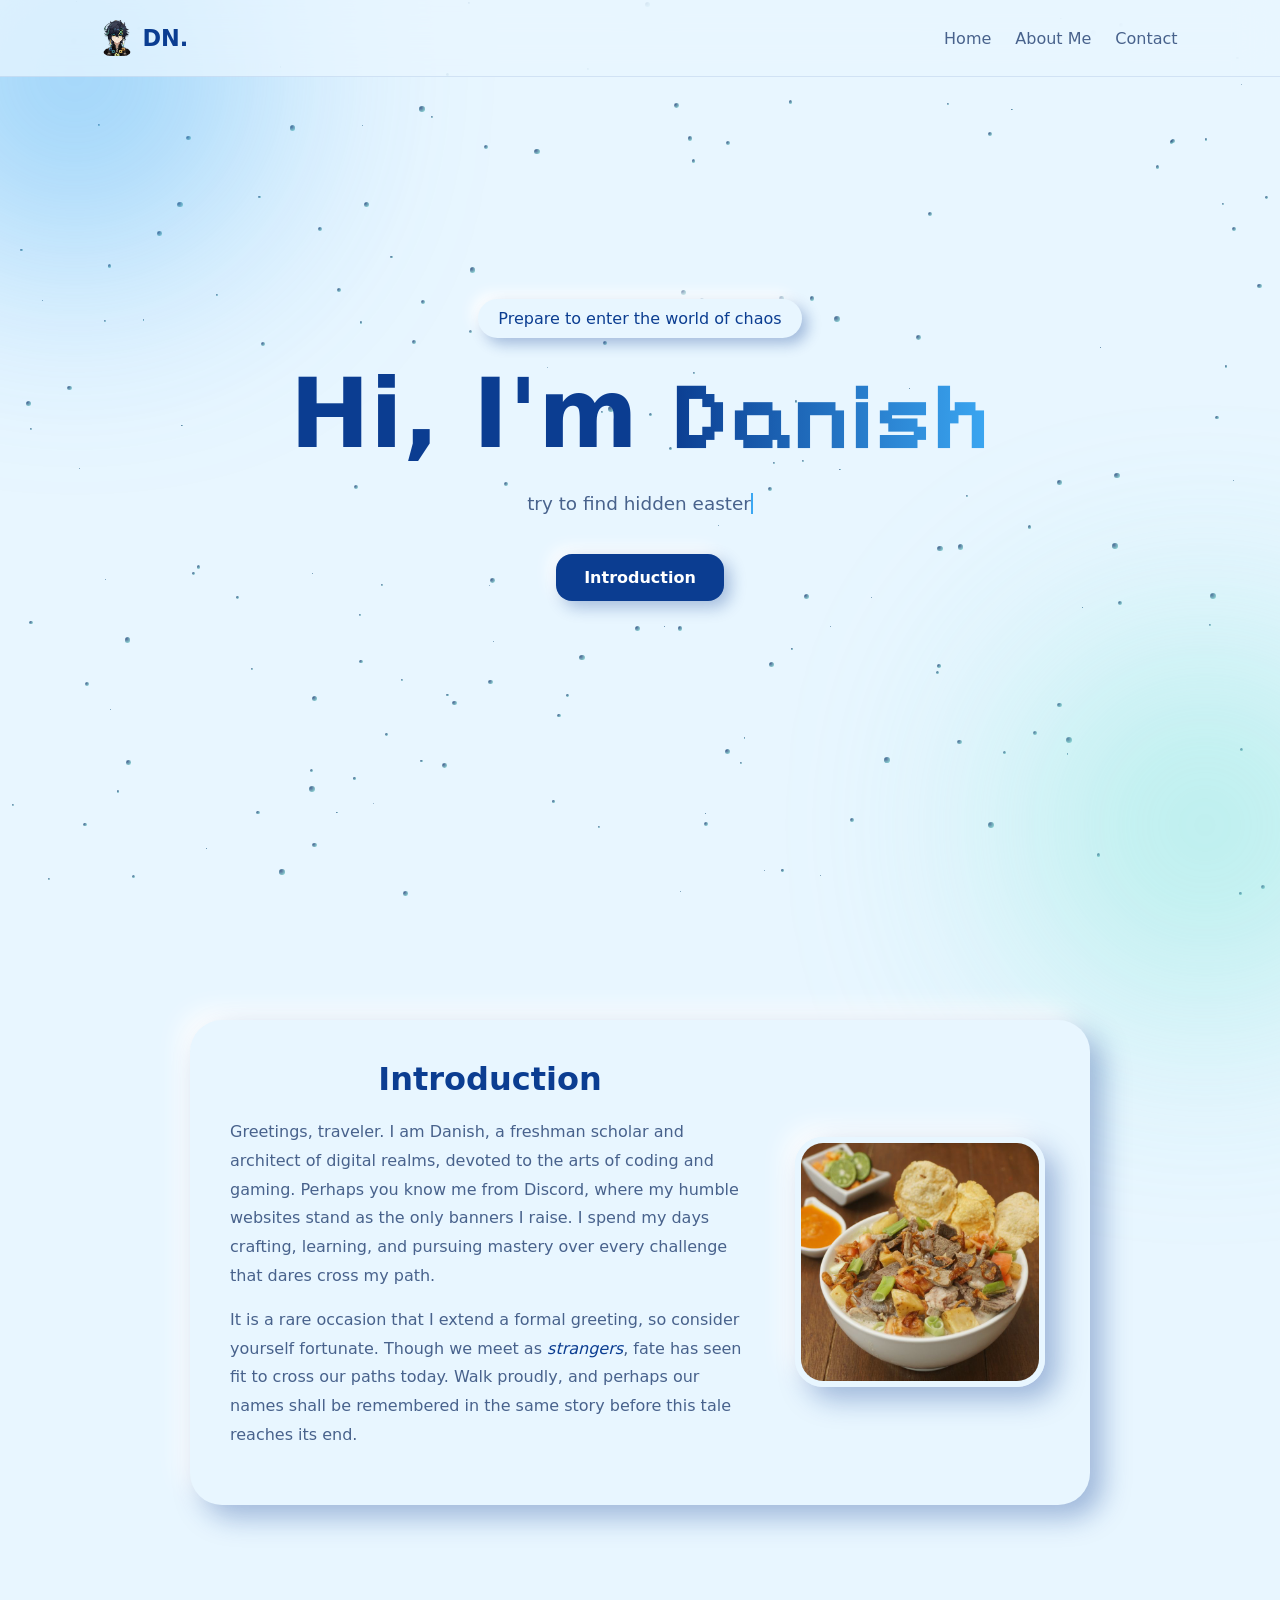
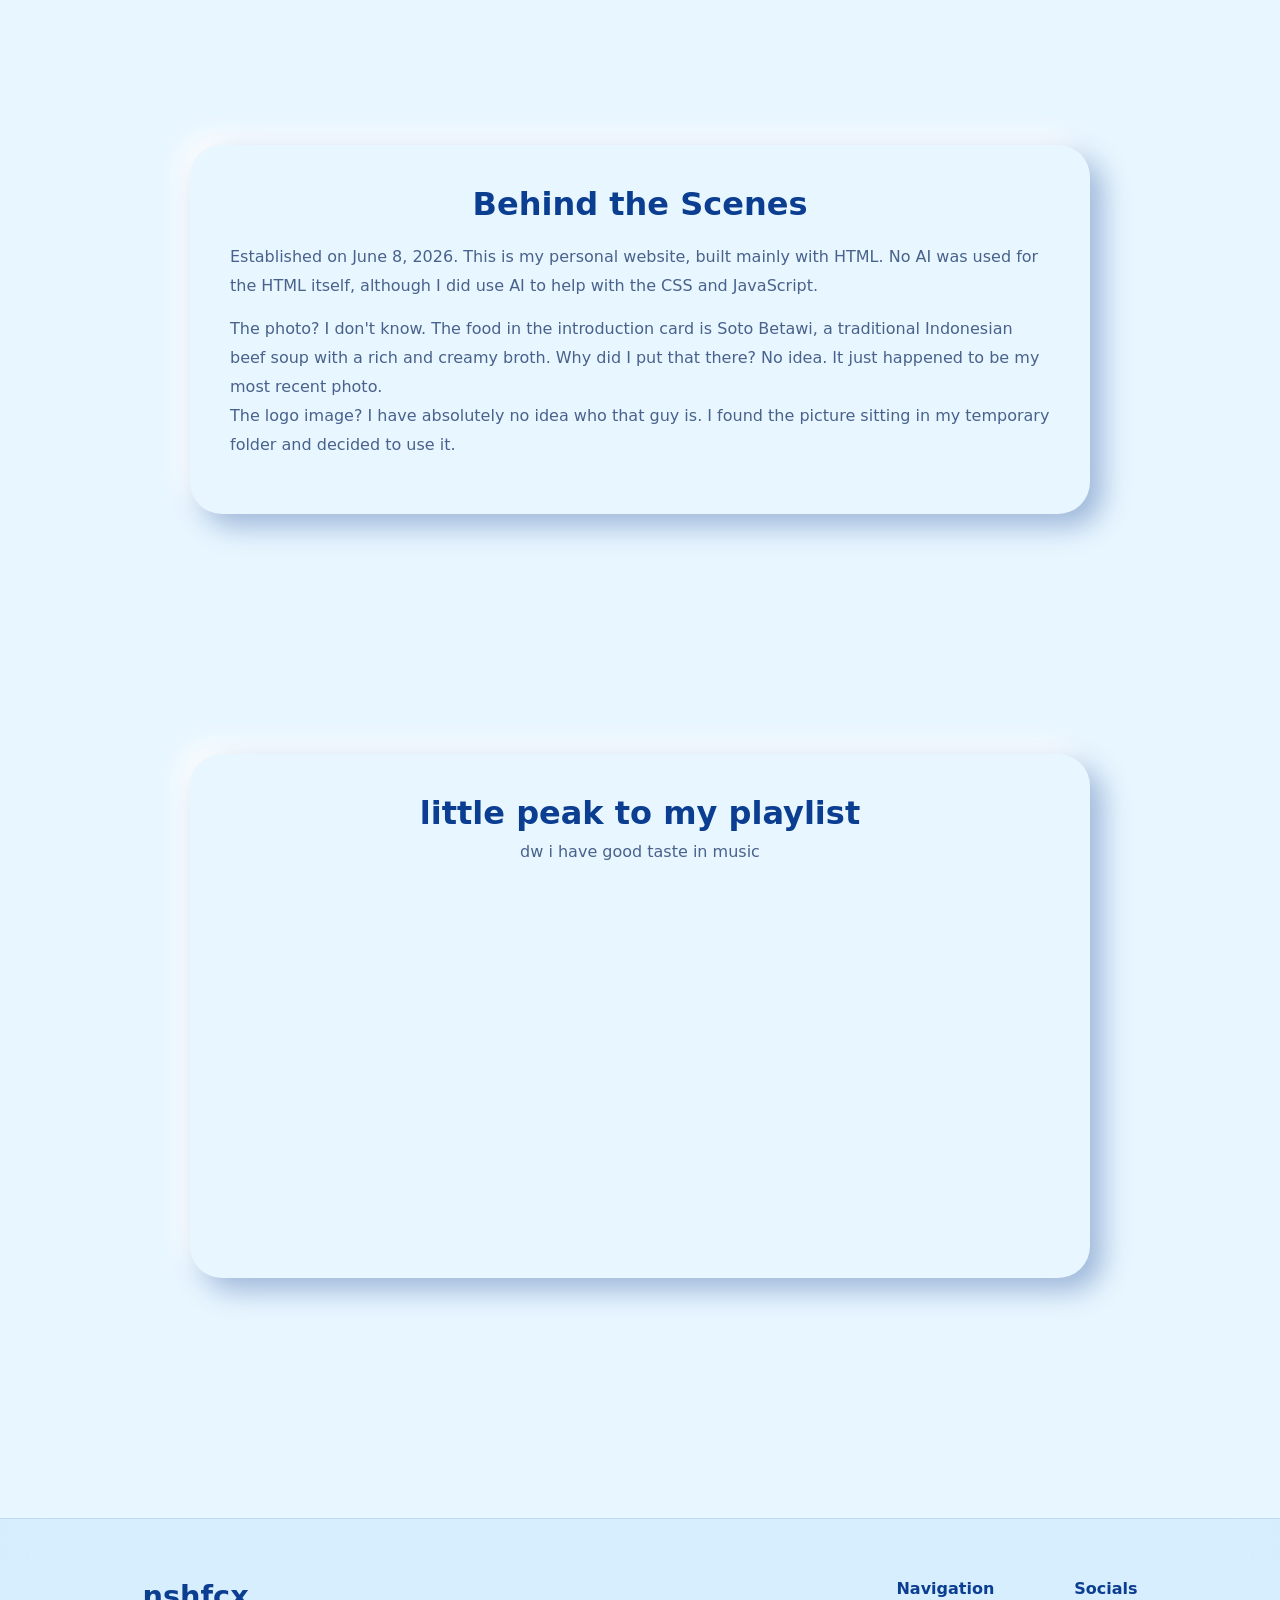
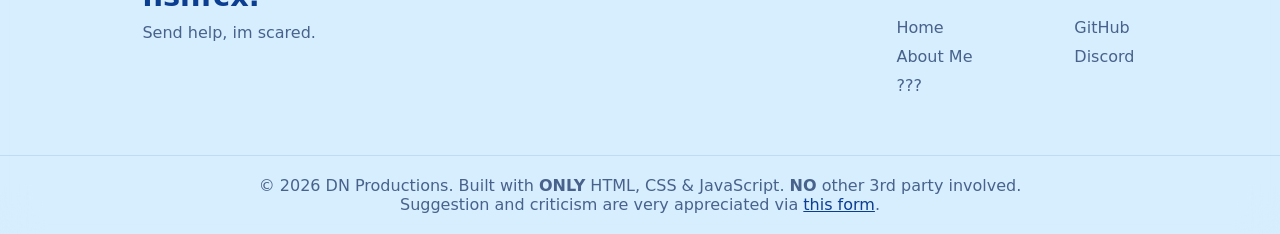
<file: index.html>
<!DOCTYPE html>
<html lang="en">
<head>
    <meta charset="UTF-8">
    <meta name="viewport" content="width=device-width, initial-scale=1.0">
    <title>Dansh</title>
    <link rel="icon" href="favicon.png" type="image/png">

    <meta property="og:title" content="Dansh">
    <meta property="og:description" content="Welcome to Dansh's personal website. Here you can find information about me, my projects, and my interests.">

    <meta name="theme-color" content="#0B3D91">

    <link rel="stylesheet" href="style.css">

    <link rel="preconnect" href="https://fonts.googleapis.com">
    <link rel="preconnect" href="https://fonts.gstatic.com" crossorigin>
    <link href="https://fonts.googleapis.com/css2?family=Google+Sans:ital,opsz,wght@0,17..18,400..700;1,17..18,400..700&family=Pixelify+Sans:wght@400..700&display=swap" rel="stylesheet">

</head>

<body>

    <div class="stars"></div>
    <div class="bgBlur blur1"></div>
    <div class="bgBlur blur2"></div>

    <header>
        <div class="logo">
            <img src="/assets/kinich.webp" alt="Logo" class="logoImg">
            <a href="https://www.youtube.com/watch?v=PYA-iyy2fxA" class="logoLink">DN.</a></div>

        <nav>
            <a href="/">Home</a>
            <a href="/aboutme">About Me</a>
            <a href="/contact">Contact</a>
        </nav>
    </header>

    <section id="home" class="hero">

        <div class="badge">
            Prepare to enter the world of chaos
        </div>

        <h1>
            Hi, I'm
            <span>Danish</span>
        </h1>

        <p class="typeEffect">
            try to find hidden easter egg in this website.
        </p>

        <div class="buttons">
            <a href="#intro" class="btnPrimary">
                Introduction
            </a>

        </div>

    </section>

    <section id="intro" class="intro">

        <div class="card">
            <div class="introText">
                <h2>Introduction</h2>

                <p>
                    Greetings, traveler. I am Danish, a freshman scholar and architect of digital realms, devoted to the arts of coding and gaming.
                    Perhaps you know me from Discord, where my humble websites stand as the only banners I raise.
                    I spend my days crafting, learning, and pursuing mastery over every challenge that dares cross my path.
                </p>

                <p>
                    It is a rare occasion that I extend a formal greeting, so consider yourself fortunate.
                    Though we meet as <i>strangers</i>, fate has seen fit to cross our paths today.
                    Walk proudly, and perhaps our names shall be remembered in the same story before this tale reaches its end.
                </p>
            </div>

            <div class="introImg">
                <img src="assets/test.jpeg" alt="Profile Picture">
            </div>
        </div>
    </section>

    <section id="behind" class="intro">
        <div class="card">
            <div class="introText">
                <h2>Behind the Scenes</h2>

                <p>Established on June 8, 2026. This is my personal website, built mainly with HTML.
                    No AI was used for the HTML itself, although I did use AI to help with the CSS and JavaScript.</p>
                <p>The photo? I don't know. The food in the introduction card is Soto Betawi, a traditional Indonesian beef soup with a rich and creamy broth.
                    Why did I put that there? No idea. It just happened to be my most recent photo.<br>
                    The logo image? I have absolutely no idea who that guy is.
                    I found the picture sitting in my temporary folder and decided to use it.</p>
            </div>
        </div>
    </section>

    <section id="spotify" class="playlist">
        <div class="playCard">
            <h2>little peak to my playlist</h2>
            <p>dw i have good taste in music</p>

            <iframe
                title="Danish's Spotify playlist"
                data-testid="embed-iframe"
                style="border-radius:12px"
                src="https://open.spotify.com/embed/playlist/0PqxnWX1dO6DEtlO6x7B1N?utm_source=generator&si=85eac06af367479e"
                width="100%"
                height="352"
                frameborder="0"
                allowfullscreen=""
                allow="autoplay; clipboard-write; encrypted-media; fullscreen; picture-in-picture"
                loading="lazy">
            </iframe>
        </div>
    </section>

    <footer>

        <div class="footerContent">

            <div class="footerLeft">
                <h3>nshfcx.</h3>

                <p>
                    Send help, im scared.
                </p>
            </div>

            <div class="footerLinks">

                <div>
                    <h4>Navigation</h4>

                    <a href="/">Home</a>
                    <a href="/aboutme">About Me</a>
                    <a href="/secret">???</a>
                </div>

                <div>
                    <h4>Socials</h4>

                    <a href="https://github.com/DansNxh">GitHub</a>
                    <a href="https://discord.com/users/1509352672699089028">Discord</a>
                </div>

            </div>

        </div>

        <div class="footerBottom">
            © 2026 DN Productions. Built with <b>ONLY</b> HTML, CSS & JavaScript. <b>NO</b> other 3rd party involved.
            <br>Suggestion and criticism are very appreciated via <a href="https://forms.gle/q3KuNuaWiNHDhDWm8" class="hyperLink">this form</a>.
        </div>

    </footer>

    <script src="script.js"></script>
</body>
</html>
</file>
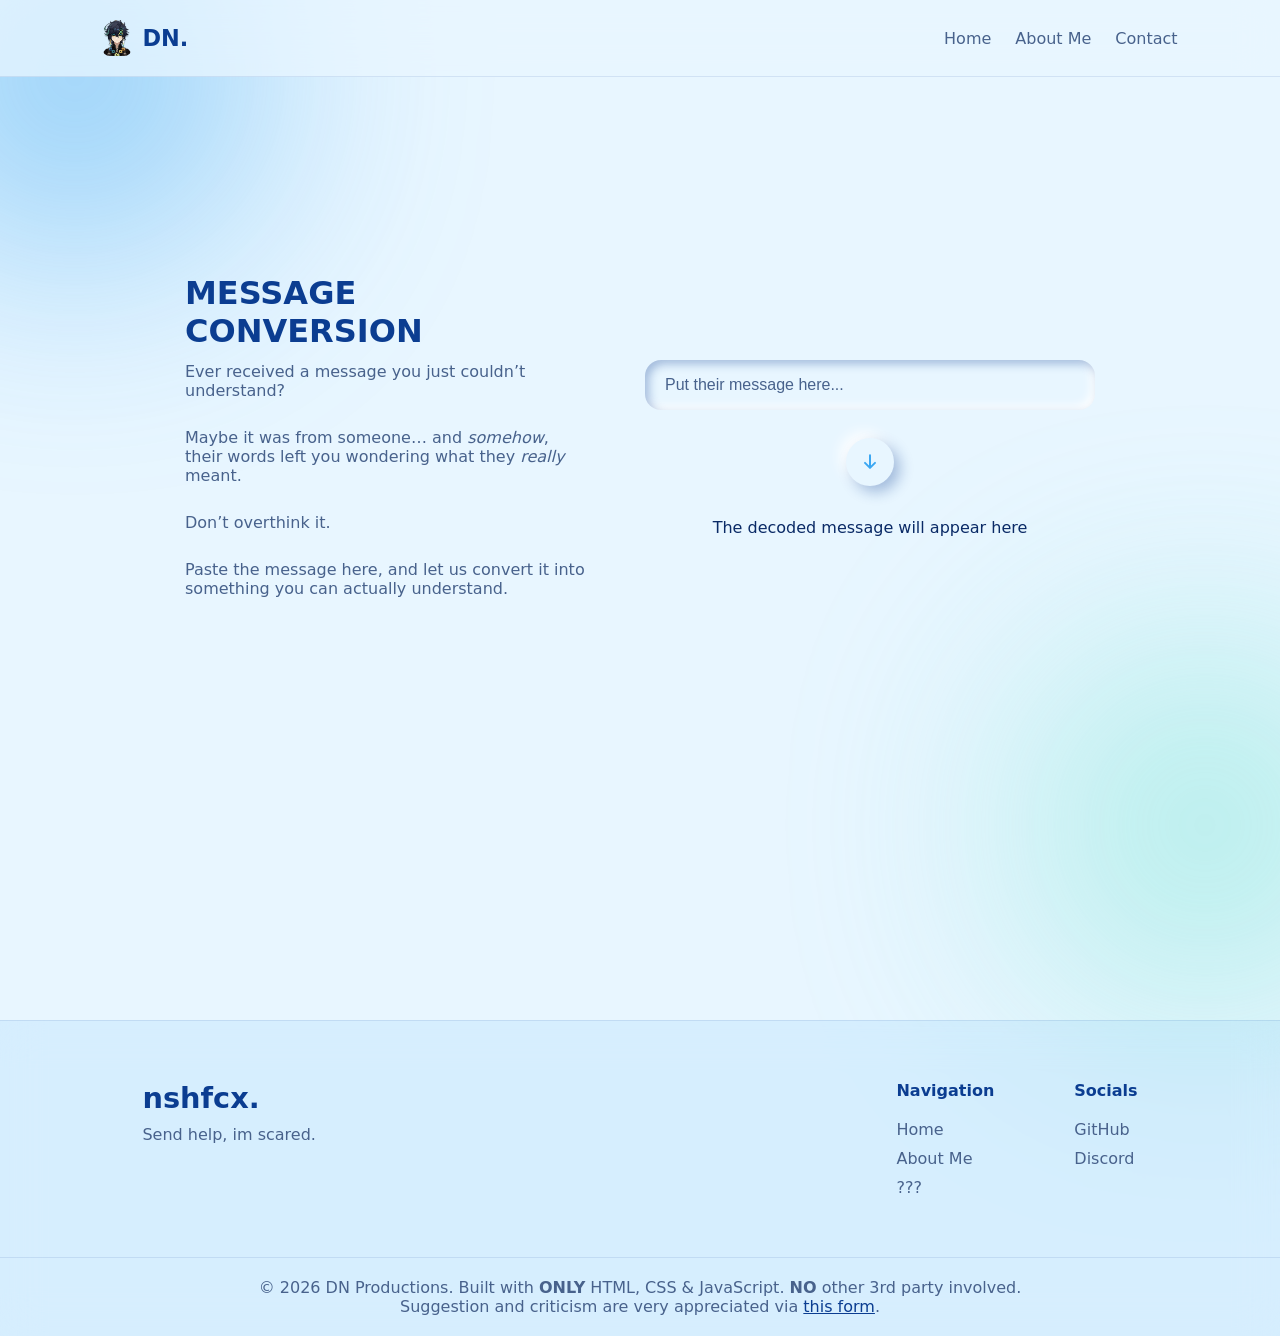
<file: secret.html>
<!DOCTYPE html>
<html lang="en">
<head>
    <meta charset="UTF-8">
    <meta name="viewport" content="width=device-width, initial-scale=1.0">
    <title>Dansh</title>
    <link rel="icon" href="favicon.png" type="image/png">

    <meta property="og:title" content="Dansh">
    <meta property="og:description" content="Welcome to Dansh's personal website. Here you can find information about me, my projects, and my interests.">

    <meta name="theme-color" content="#0B3D91">

    <link rel="stylesheet" href="style.css">

    <link rel="preconnect" href="https://fonts.googleapis.com">
    <link rel="preconnect" href="https://fonts.gstatic.com" crossorigin>
    <link href="https://fonts.googleapis.com/css2?family=Google+Sans:ital,opsz,wght@0,17..18,400..700;1,17..18,400..700&family=Pixelify+Sans:wght@400..700&display=swap" rel="stylesheet">

</head>

<body>

    <div class="bgBlur blur1"></div>
    <div class="bgBlur blur2"></div>

    <header>
        <div class="logo">
            <img src="/assets/kinich.webp" alt="Logo" class="logoImg">
            <a href="https://www.youtube.com/watch?v=PYA-iyy2fxA" class="logoLink">DN.</a></div>

        <nav>
            <a href="/">Home</a>
            <a href="/aboutme">About Me</a>
            <a href="/contact">Contact</a>
        </nav>
    </header>

<main class="secretPage">
  <div class="secretLeft">
    <h2>MESSAGE CONVERSION</h2>
    <p>Ever received a message you just couldn’t understand?</p>
    <p>Maybe it was from someone… and <i>somehow</i>, their words left you wondering what they <i>really</i> meant.</p>
    <p>Don’t overthink it.</p>
    <p>Paste the message here, and let us convert it into something you can actually understand.</p>
  </div>

  <div class="secretRight">
    <form id="secretForm" data-mode="decode">
      <input type="text" class="inputField" id="inputField" autocomplete="off" placeholder="Put their message here...">

      <button type="submit" class="convertBtn" id="submitBtn" aria-label="Convert">
        <svg viewBox="0 0 24 24">
          <path d="M12 4v14"></path>
          <path d="M6 13l6 6 6-6"></path>
        </svg>
      </button>

      <p class="outputBox" id="outputBox">The converted message will appear here</p>
    </form>
  </div>
</main>

    <footer>

        <div class="footerContent">

            <div class="footerLeft">
                <h3>nshfcx.</h3>

                <p>
                    Send help, im scared.
                </p>
            </div>

            <div class="footerLinks">

                <div>
                    <h4>Navigation</h4>

                    <a href="/">Home</a>
                    <a href="/aboutme">About Me</a>
                    <a href="/secret">???</a>
                </div>

                <div>
                    <h4>Socials</h4>

                    <a href="https://github.com/DansNxh">GitHub</a>
                    <a href="https://discord.com/users/1509352672699089028">Discord</a>
                </div>

            </div>

        </div>

        <div class="footerBottom">
            © 2026 DN Productions. Built with <b>ONLY</b> HTML, CSS & JavaScript. <b>NO</b> other 3rd party involved.
            <br>Suggestion and criticism are very appreciated via <a href="https://forms.gle/q3KuNuaWiNHDhDWm8" class="hyperLink">this form</a>.
        </div>

    </footer>

<script src="script.js"></script>

</body>
</html>
</file>
<file: style.css>
:root{
    --primary:#0B3D91;
    --secondary:#3BA7F2;
    --tertiary:#7FE7D6;
    --bg:#E8F6FF;

    --text:#0A2A66;
    --muted:#48628C;

    --card:#E8F6FF;
    --border:rgba(11,61,145,0.10);

    --shadow-dark:rgba(11,61,145,0.32);
    --shadow-light:rgba(255,255,255,0.95);

    --raised:12px 12px 28px rgba(11,61,145,0.35), -10px -10px 24px var(--shadow-light);
    --raised-sm:6px 6px 14px var(--shadow-dark), -6px -6px 14px var(--shadow-light);
    --pressed:inset 4px 4px 10px var(--shadow-dark), inset -4px -4px 10px var(--shadow-light);
}

*{
    margin:0;
    padding:0;
    box-sizing:border-box;
}

html{
    scroll-behavior:smooth;
}

body{
    font-family:'Google Sans','Inter',system-ui,sans-serif;
    background:var(--bg);
    color:var(--text);
    overflow-x:hidden;
}

a:focus-visible{
    outline:3px solid var(--secondary);
    outline-offset:3px;
    border-radius:8px;
}

/* ---------- Background: rising bubbles ---------- */
.stars{
    position:fixed;
    top:0;
    left:0;
    width:100%;
    height:100%;
    overflow:hidden;
    z-index:-1;
    background:transparent;
}

.star{
    position:absolute;
    background:radial-gradient(circle at 30% 30%, #0A2A66, var(--tertiary));
    border-radius:50%;
    opacity:0.7;
    animation:floatStar linear infinite;
}

@keyframes floatStar{
    0%{
        transform:translateY(0);
        opacity:0;
    }
    20%{
        opacity:0.8;
    }
    100%{
        transform:translateY(-100vh);
        opacity:0;
    }
}

.bgBlur{
    position:fixed;
    border-radius:50%;
    filter:blur(120px);
    z-index:-1;
    opacity:0.55;
}

.blur1{
    width:350px;
    height:350px;
    background:var(--secondary);
    top:-100px;
    left:-100px;
    animation:move1 12s ease-in-out infinite alternate;
}

.blur2{
    width:350px;
    height:350px;
    background:var(--tertiary);
    bottom:-100px;
    right:-100px;
    animation:move2 12s ease-in-out infinite alternate;
}

@keyframes move1{
    to{ transform:translate(80px,60px); }
}

@keyframes move2{
    to{ transform:translate(-80px,-60px); }
}

/* ---------- Header ---------- */
header{
    position:fixed;
    width:100%;
    top:0;
    left:0;
    padding:20px 8%;
    display:flex;
    justify-content:space-between;
    align-items:center;
    background:rgba(232,246,255,0.75);
    backdrop-filter:blur(20px);
    border-bottom:1px solid var(--border);
    z-index:1000;
}

.logo{
    font-size:1.4rem;
    font-weight:700;
    display:flex;
    align-items:center;
    gap:10px;
}

.logoImg{
    width:30px;
    height:36px;
    border-radius:8px;
    object-fit:cover;
}

.logoLink{
    color:var(--primary);
    text-decoration:none;
}

.hyperLink{
    color:var(--primary);
}

nav{
    display:flex;
    gap:24px;
}

nav a{
    color:var(--muted);
    text-decoration:none;
    font-weight:500;
    transition:.3s;
}

nav a:hover{
    color:var(--primary);
}

/* ---------- Hero ---------- */
.hero{
    min-height:100vh;
    display:flex;
    flex-direction:column;
    justify-content:center;
    align-items:center;
    text-align:center;
    padding:0 20px;
}

.badge{
    background:var(--bg);
    color:var(--primary);
    font-weight:500;
    padding:10px 20px;
    border-radius:999px;
    margin-bottom:24px;
    box-shadow:var(--raised-sm);
}

.hero h1{
    font-size:clamp(3rem,8vw,6rem);
    font-weight:700;
    line-height:1.1;
    color:var(--primary);
}

.hero h1 span{
    font-family:'Pixelify Sans',sans-serif;
    background:linear-gradient(90deg,var(--primary),var(--secondary));
    background-clip:text;
    -webkit-background-clip:text;
    -webkit-text-fill-color:transparent;
}

.hero p{
    max-width:650px;
    margin-top:24px;
    color:var(--muted);
    font-size:1.15rem;
}

.buttons{
    margin-top:40px;
    display:flex;
    gap:16px;
}

.btnPrimary,
.btnSecondary{
    padding:14px 28px;
    border:none;
    border-radius:16px;
    text-decoration:none;
    font-family:inherit;
    font-size:1rem;
    font-weight:600;
    cursor:pointer;
    transition:.3s;
}

.btnPrimary{
    background:var(--primary);
    color:#fff;
    box-shadow:6px 6px 16px var(--shadow-dark), -6px -6px 16px var(--shadow-light);
}

.btnPrimary:hover{
    transform:translateY(-3px);
    background:#0d47a8;
}

.btnPrimary:active{
    transform:translateY(0);
    box-shadow:var(--pressed);
}

.btnSecondary{
    background:var(--bg);
    color:var(--primary);
    box-shadow:var(--raised-sm);
}

.btnSecondary:hover{
    transform:translateY(-3px);
    box-shadow:var(--raised);
}

.btnSecondary:active{
    transform:translateY(0);
    box-shadow:var(--pressed);
}

/* ---------- Cards ---------- */
.intro,
.playlist{
    padding:120px 8%;
}

.intro h2{
    text-align:center;
}

.card,
.playCard{
    max-width:900px;
    margin:auto;
    padding:40px;
    border-radius:32px;
    background:var(--card);
    box-shadow:var(--raised);
}

.card{
    display:flex;
    align-items:center;
    justify-content:space-between;
    gap:40px;
}

.card h2,
.playCard h2{
    color:var(--primary);
    font-size:2rem;
}

.card h2{
    margin-bottom:20px;
}

.card p{
    color:var(--muted);
    line-height:1.8;
    margin-bottom:15px;
}

.card i{
    color:var(--primary);
}

.introText{
    flex:2;
}

.introImg{
    flex:1;
    display:flex;
    justify-content:center;
}

.introImg img{
    width:250px;
    height:250px;
    border-radius:28px;
    object-fit:cover;
    border:6px solid var(--bg);
    box-shadow:var(--raised);
}

.playCard h2{
    text-align:center;
    margin-bottom:10px;
}

.playCard p{
    text-align:center;
    color:var(--muted);
    margin-bottom:25px;
}

.playCard iframe{
    display:block;
    width:100%;
    border:0;
}

/* ---------- Secret page (no card) ---------- */
.secretPage{
    min-height:100vh;
    display:flex;
    align-items:center;
    justify-content:center;
    gap:60px;
    padding:120px 8%;
    flex-wrap:wrap;
}

.secretLeft{
    flex:1;
    min-width:280px;
    max-width:400px;
}

.secretLeft h2{
    color:var(--primary);
    font-size:2rem;
    margin-bottom:12px;
}

.secretLeft p{
    color:var(--muted);
    margin-bottom:28px;
}

.secretRight{
    flex:1;
    min-width:280px;
    max-width:450px;
}

.secretRight form{
    display:flex;
    flex-direction:column;
    align-items:center;
    width:100%;
}

.convertBtn{
    width:48px;
    height:48px;
    margin:28px auto;
    display:flex;
    align-items:center;
    justify-content:center;
    border:none;
    border-radius:50%;
    background:var(--bg);
    color:var(--secondary);
    box-shadow:var(--raised-sm);
    cursor:pointer;
    transition:.3s;
}

.convertBtn svg{
    width:20px;
    height:20px;
    stroke:currentColor;
    fill:none;
    stroke-width:2.4;
    stroke-linecap:round;
    stroke-linejoin:round;
}

.convertBtn:hover{
    transform:translateY(-3px);
    box-shadow:var(--raised);
}

.convertBtn:active{
    transform:translateY(0);
    box-shadow:var(--pressed);
}

/* ---------- Form fields (secret page) ---------- */
.inputField{
    display:block;
    width:100%;
    padding:16px 20px;
    border:none;
    border-radius:16px;
    background:var(--bg);
    color:var(--text);
    font-size:1rem;
    box-shadow:var(--pressed);
    outline:none;
    transition:box-shadow .25s ease;
}

.inputField::placeholder{
    color:var(--muted);
}

.inputField:focus{
    box-shadow:var(--pressed), 0 0 0 3px var(--secondary);
}

.arrowDown{
    width:48px;
    height:48px;
    margin:28px auto;
    display:flex;
    align-items:center;
    justify-content:center;
    border-radius:50%;
    background:var(--bg);
    color:var(--secondary);
    box-shadow:var(--raised-sm);
    animation:bounceArrow 2.2s ease-in-out infinite;
}

.arrowDown svg{
    width:20px;
    height:20px;
    stroke:currentColor;
    fill:none;
    stroke-width:2.4;
    stroke-linecap:round;
    stroke-linejoin:round;
}

@keyframes bounceArrow{
    0%,100%{ transform:translateY(0); }
    50%{ transform:translateY(6px); }
}

.outputBox{
    min-height:24px;
    padding:4px 0;
}

.errorText{
    font-family:'Pixelify Sans',sans-serif;
    color:#c0392b !important;
    letter-spacing:0.02em;
}
/* ---------- Footer ---------- */
footer{
    margin-top:120px;
    border-top:1px solid var(--border);
    background:rgba(59,167,242,0.10);
    backdrop-filter:blur(20px);
}

.footerContent{
    max-width:1200px;
    margin:auto;
    padding:60px 8%;
    display:flex;
    justify-content:space-between;
    gap:50px;
}

.footerLeft h3{
    font-size:1.8rem;
    margin-bottom:10px;
    color:var(--primary);
}

.footerLeft p{
    color:var(--muted);
}

.footerLinks{
    display:flex;
    gap:80px;
}

.footerLinks div{
    display:flex;
    flex-direction:column;
    gap:10px;
}

.footerLinks h4{
    margin-bottom:10px;
    color:var(--primary);
}

.footerLinks a{
    color:var(--muted);
    text-decoration:none;
    transition:.3s;
}

.footerLinks a:hover{
    color:var(--primary);
}

.footerBottom{
    text-align:center;
    padding:20px;
    border-top:1px solid var(--border);
    color:var(--muted);
}

/* ---------- Typing cursor ---------- */
.typeEffect{
    border-right:2px solid var(--secondary);
    animation:blinkCursor .8s infinite;
}

@keyframes blinkCursor{
    50%{
        border-color:transparent;
    }
}

/* ---------- Mobile ---------- */
@media(max-width:768px){

    header{
        padding:20px;
    }

    nav{
        gap:15px;
    }

    nav a{
        font-size:0.85rem;
    }

    .buttons{
        flex-direction:column;
        align-items:center;
    }

    .intro{
        padding:80px 5%;
    }

    .card{
        flex-direction:column;
        padding:28px 20px;
        gap:24px;
        text-align:center;
    }

    .playlist{
        padding:80px 5%;
    }

    .playCard{
        padding:28px 20px;
    }

    .introText{
        order:1;
    }

    .introImg{
        order:2;
    }

    .introImg img{
        width:180px;
        height:180px;
    }

    .card h2{
        font-size:1.5rem;
    }

    .footerContent{
        flex-direction:column;
        padding:40px 5%;
        gap:30px;
    }

    .footerLinks{
        gap:40px;
    }

        .secretPage{
        flex-direction:column;
        padding:80px 5%;
        text-align:center;
    }

    .secretLeft,
    .secretRight{
        max-width:100%;
    }

    .secretLeft .buttons{
        justify-content:center;
    }
}

@media (prefers-reduced-motion:reduce){
    .star,
    .bgBlur,
    .typeEffect{
        animation:none;
    }
    html{
        scroll-behavior:auto;
    }
}
</file>
